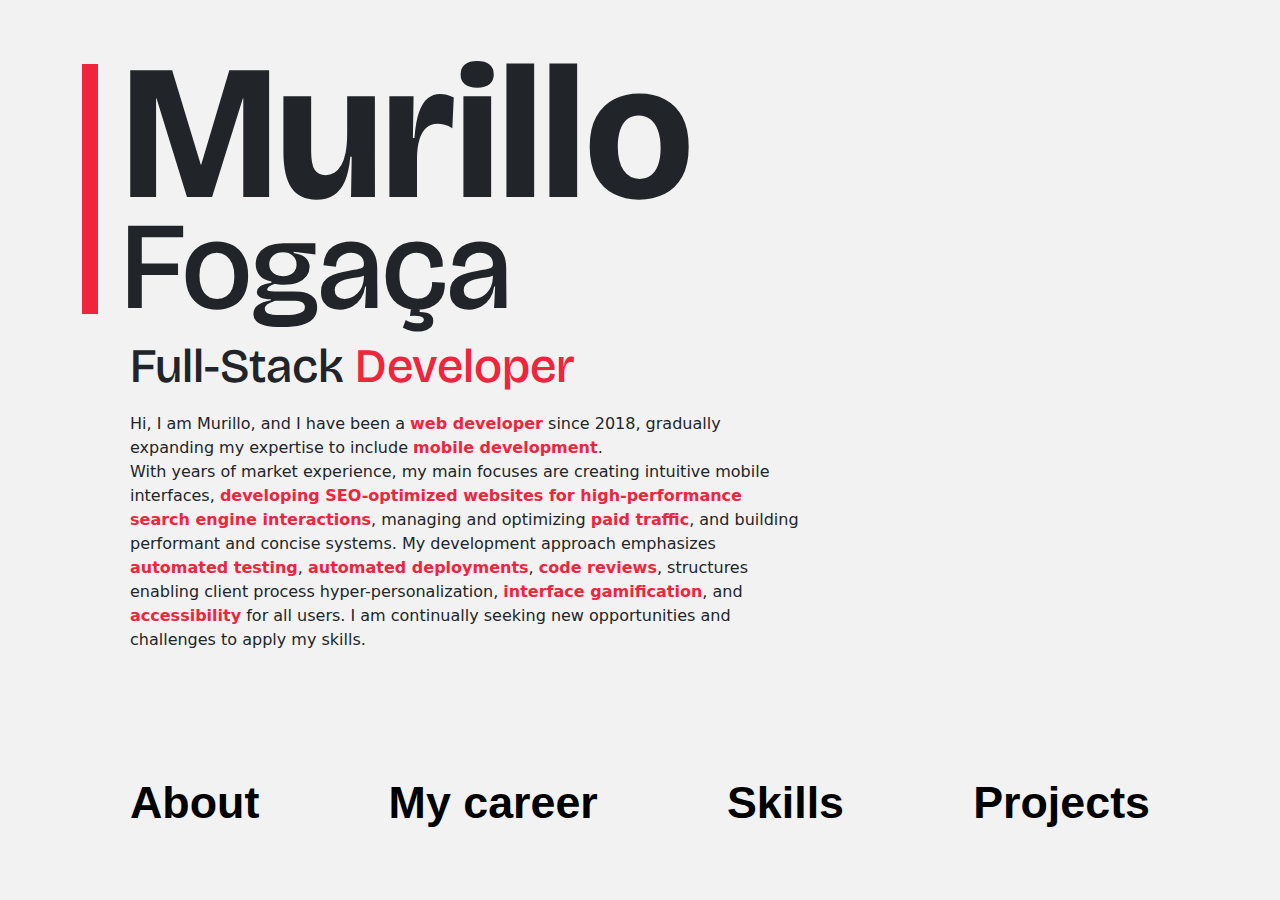
<file: index.html>
<!DOCTYPE html>
<html lang="en">
  <head>
    <meta charset="UTF-8" />
    <meta name="viewport" content="width=device-width, initial-scale=1.0" />
    <title>Murillo Fogaça | Full-stack Developer</title>
    <link
      href="https://cdn.jsdelivr.net/npm/bootstrap@5.3.3/dist/css/bootstrap.min.css"
      rel="stylesheet"
      integrity="sha384-QWTKZyjpPEjISv5WaRU9OFeRpok6YctnYmDr5pNlyT2bRjXh0JMhjY6hW+ALEwIH"
      crossorigin="anonymous"
    />
    <link rel="preconnect" href="https://fonts.googleapis.com" />
    <link rel="preconnect" href="https://fonts.gstatic.com" crossorigin />
    <link
      href="https://fonts.googleapis.com/css2?family=Bricolage+Grotesque:opsz,wght@12..96,200..800&Archivo:ital,wght@0,100..900;1,100..900&display=swap"
      rel="stylesheet"
    />
    <script
      src="https://cdn.jsdelivr.net/npm/bootstrap@5.3.3/dist/js/bootstrap.bundle.min.js"
      integrity="sha384-YvpcrYf0tY3lHB60NNkmXc5s9fDVZLESaAA55NDzOxhy9GkcIdslK1eN7N6jIeHz"
      crossorigin="anonymous"
    ></script>
    <script
      src="https://code.jquery.com/jquery-3.7.1.min.js"
      integrity="sha256-/JqT3SQfawRcv/BIHPThkBvs0OEvtFFmqPF/lYI/Cxo="
      crossorigin="anonymous"
    ></script>
    <link
      rel="stylesheet"
      href="https://cdnjs.cloudflare.com/ajax/libs/font-awesome/6.5.2/css/all.min.css"
      integrity="sha512-SnH5WK+bZxgPHs44uWIX+LLJAJ9/2PkPKZ5QiAj6Ta86w+fsb2TkcmfRyVX3pBnMFcV7oQPJkl9QevSCWr3W6A=="
      crossorigin="anonymous"
      referrerpolicy="no-referrer"
    />
    <link
      rel="shortcut icon"
      type="image/x-icon"
      href="assets/img/github-mark.svg"
    />
    <meta
      name="viewport"
      content="width=device-width, initial-scale=1, minimum-scale=1, maximum-scale=1"
    />
    <link
      rel="stylesheet"
      href="https://cdn.jsdelivr.net/npm/swiper@11/swiper-bundle.min.css"
    />
    <link rel="stylesheet" href="assets/style.css" />
  </head>
  <body class="body-background">
    <div class="container overflow-hidden-md d-flex">
      <section
        class="vh-100 w-100 d-flex py-md-5 flex-column justify-content-between page-home"
      >
        <div class="col-12">
          <div class="d-flex align-items-center">
            <div class="color-barrer"></div>
            <h1 class="bricolage-grotesque-title px-4">
              Murillo
              <small>Fogaça</small>
            </h1>
          </div>
          <div class="px-md-5 mt-3 mb-3">
            <h2 class="bricolage-grotesque-title mb-0">
              Full-Stack <span class="color-red">Developer</span>
            </h2>
            <div class="d-flex icons-brand">
              <a
                href="https://www.linkedin.com/in/murilloxfogaca/"
                target="_blank"
                ><i class="fab fa-linkedin-in"></i
              ></a>
              <a href="mailto:sxecesar@gmail.com" target="_blank"
                ><i class="fa fa-envelope"></i
              ></a>
              <a href="https://github.com/Murilloxfogaca" target="_blank"
                ><i class="fab fa-github"></i
              ></a>
            </div>
          </div>

          <div class="archivo px-md-5 max-width-768">
            <p>
              Hi, I am Murillo, and I have been a
              <b class="color-red">web developer</b> since 2018, gradually
              expanding my expertise to include
              <b class="color-red">mobile development</b>.
              <br />
              With years of market experience, my main focuses are creating
              intuitive mobile interfaces,
              <b class="color-red"
                >developing SEO-optimized websites for high-performance search
                engine interactions</b
              >, managing and optimizing <b class="color-red">paid traffic</b>,
              and building performant and concise systems. My development
              approach emphasizes <b class="color-red">automated testing</b>,
              <b class="color-red">automated deployments</b>,
              <b class="color-red">code reviews</b>, structures enabling client
              process hyper-personalization,
              <b class="color-red">interface gamification</b>, and
              <b class="color-red">accessibility</b> for all users. I am
              continually seeking new opportunities and challenges to apply my
              skills.
            </p>
          </div>
        </div>
        <nav class="menulist col-12 archivo-font">
          <ul
            class="px-md-5 list-unstyled justify-content-between hoverelement d-none d-md-flex"
          >
            <li class="navigate-about">About</li>
            <li class="navigate-mycareer">My career</li>
            <li class="navigate-skills">Skills</li>
            <li class="navigate-projects">Projects</li>
          </ul>
          <ul
            class="px-md-5 list-unstyled d-flex justify-content-between d-block d-md-none"
          >
            <li class="navigate-about"><i class="fa fa-user"></i></li>
            <li class="navigate-mycareer"><i class="fa fa-handshake"></i></li>
            <li class="navigate-skills"><i class="fa fa-info-circle"></i></li>
            <li class="navigate-projects"><i class="fa fa-folder"></i></li>
          </ul>
        </nav>
      </section>

      <section
        class="vh-100 w-100 overflow-hidden-md d-flex py-md-5 flex-column justify-content-between page-about page d-none"
      >
        <div class="col-12">
          <div class="d-flex align-items-center">
            <div class="color-barrer color-barrer-line"></div>
            <h1 class="bricolage-grotesque-title px-4">About</h1>
          </div>
          <h2 class="bricolage-grotesque-title mt-1 px-md-5">
            <u class="navigate-home">Murillo Fogaça</u> /
            <span class="color-red">About</span>
          </h2>

          <div class="col-12 px-md-5 mt-4">
            <h2 class="bricolage-grotesque-title mb-0">SOFT SKILLS</h2>
            <hr class="w-100 mt-1" />
            <p class="archivo max-width-768">
              I have been a web developer
              <b class="color-red">since 2018 and also a mobile developer</b>. I
              have experience in creating intuitive interfaces, developing
              <b class="color-red"
                >SEO-optimized websites, and managing paid traffic</b
              >. I focus on high-performance systems with automated testing,
              automated deployments, code reviews, hyper-personalization,
              gamification, and accessibility. I am always looking for new
              opportunities and challenges to apply my skills.
            </p>

            <h2 class="bricolage-grotesque-title mt-5 mb-0">EDUCATION</h2>
            <hr class="w-100 mt-1" />
            <div class="row">
              <div class="col-12 col-md-6 mb-2 mb-md-0">
                <h4 class="bricolage-grotesque-title mb-0 fw-bold color-red">
                  BACHELOR IN SYSTEMS ANALYSIS
                </h4>
                <h5 class="archivo-font mb-0 fw-bold">
                  Cruzeiro do Sul, São Paulo, SP
                </h5>
                <h6 class="archivo-font mb-0 fw-light">
                  January 2023 - December 2024
                </h6>
              </div>
              <div class="col-12 col-md-6 mb-2 mb-md-0">
                <h4 class="bricolage-grotesque-title mb-0 fw-bold color-red">
                  TECHNICAL IT COURSE FOR THE WEB
                </h4>
                <h5 class="archivo-font mb-0 fw-bold">
                  Etec Fernando Prestes, Sorocaba, SP
                </h5>
                <h6 class="archivo-font mb-0 fw-light">
                  January 2016 - December 2018
                </h6>
              </div>
            </div>
          </div>
        </div>
        <div class="px-md-5 hoverelement back-buttom">
          <span class="navigate-home">Back</span>
        </div>
      </section>

      <section
        class="vh-100 w-100 overflow-hidden-md d-flex py-md-5 flex-column justify-content-between d-none page-mycareer page"
      >
        <div class="col-12">
          <div class="d-flex align-items-center">
            <div class="color-barrer color-barrer-line"></div>
            <h1 class="bricolage-grotesque-title px-4">My career</h1>
          </div>
          <h2 class="bricolage-grotesque-title mt-1 px-md-5">
            <u class="navigate-home">Murillo Fogaça</u> /
            <span class="color-red">My career</span>
          </h2>

          <div class="col-12 px-md-5 mt-4">
            <div class="swiper careerSwiper">
              <div class="swiper-wrapper">
                <div class="swiper-slide pb-4">
                  <h4 class="bricolage-grotesque-title mb-0 fw-bold color-red">
                    FIDÚCIA SCM | Mobile
                  </h4>
                  <h6 class="archivo-font mb-0 fw-light">
                    APRIL 2022 - MAY 2024
                  </h6>
                  <div class="archivo-font py-1 max-width-768">
                    <h4 class="mb-0 fw-bold">Mobile Developer:</h4>
                    <p class="text-career-desc">
                      I was involved in the development of the company's mobile
                      applications for both iOS and Android. Additionally, I was
                      responsible for managing deployments, maintaining bug
                      fixes, and extracting reports using Firebase.
                    </p>
                    <h6 class="mb-0 fw-bold">Technical Skills:</h6>
                    <u class="d-block"
                      >Development: Flutter with Clean Architecture, Dart,
                      Cuppertino + Material
                    </u>
                    <u class="d-block">Tracking and Analysis: Firebase</u>
                  </div>
                </div>
                <div class="swiper-slide pb-4">
                  <h4 class="bricolage-grotesque-title mb-0 fw-bold color-red">
                    FIDÚCIA SCM | Front-End
                  </h4>
                  <h6 class="archivo-font mb-0 fw-light">
                    APRIL 2022 - MAY 2024
                  </h6>
                  <div class="archivo-font py-1 max-width-768">
                    <h4 class="mb-0 fw-bold">Front-End Lead:</h4>
                    <p class="text-career-desc">
                      At Fiducia, I was responsible for the creation and
                      structuring of web frontend processes for various
                      segments, including credit section, Internet Banking,
                      Onboarding, and the bank's internal structuring, always
                      aligned with business rules. Initially, we focused on
                      structuring based on the concept of "Banking as a
                      Service." During this period, I developed frontend
                      concepts utilizing this structure, exploring the use of
                      partners and creating highly customized layouts to meet
                      clients' specific needs.
                    </p>
                    <h6 class="mb-0 fw-bold">Technical Skills:</h6>
                    <u class="d-block"
                      >Development: React, Vite, Next.js, Angular 11, Prisma,
                      Lumen with MySQL, Composer, PHP 7.4</u
                    >
                    <u class="d-block"
                      >Tracking and Analysis: Google Analytics, Facebook Ads
                    </u>
                  </div>
                </div>
                <div class="swiper-slide pb-4">
                  <h4 class="bricolage-grotesque-title mb-0 fw-bold color-red">
                    YANK
                  </h4>
                  <h6 class="archivo-font mb-0 fw-light">
                    JULY 2020 - APRIL 2021
                  </h6>
                  <div class="archivo-font py-1 max-width-768">
                    <h4 class="mb-0 fw-bold">Full-stack Developer:</h4>
                    <p class="text-career-desc">
                      At the beginning of the Covid-19 pandemic, I had the
                      opportunity to collaborate with Yank.ag, where I developed
                      integrated systems for e-commerce and websites with
                      content management through dashboards. Additionally, I
                      created e-learning platforms and scheduling systems for
                      gyms. During this period, I worked with major companies in
                      the market, such as Terex, Genie Lift, and Cranes, as well
                      as contributed to smaller projects for companies like
                      Condex and CK Sushi. This experience allowed me to enhance
                      my skills in web development and project management,
                      providing efficient and customized solutions for our
                      clients.
                    </p>
                    <h6 class="mb-0 fw-bold">Technical Skills:</h6>
                    <u class="d-block"
                      >Development: WordPress, Codeigniter, Moodle.
                    </u>
                  </div>
                </div>
                <div class="swiper-slide pb-4">
                  <h4 class="bricolage-grotesque-title mb-0 fw-bold color-red">
                    SOROCABACOM
                  </h4>
                  <h6 class="archivo-font mb-0 fw-light">
                    OCTOBER 2022 - JANUARY 2023
                  </h6>
                  <div class="archivo-font py-1 max-width-768">
                    <h4 class="mb-0 fw-bold">Full-stack Developer:</h4>
                    <p class="text-career-desc">
                      For a brief period, I worked at SorocabaCom as the Lead
                      Developer of Applications. My main responsibility was
                      leading the team in developing WordPress websites with a
                      focus on SEO optimization. Additionally, we developed web
                      applications using the Laravel framework, both for CMS and
                      APIs. We also worked on developing mobile applications
                      with simple functionalities. Initially, we used Ionic in
                      conjunction with Angular 11, and later we migrated to
                      Flutter with Dart. The APIs were developed with Laravel 9,
                      and we managed these applications through web interfaces
                      based on Laravel.
                    </p>
                    <h6 class="mb-0 fw-bold">Technical Skills:</h6>
                    <u class="d-block"
                      >Development: Ionic with Angular, Angular, Laravel,
                      Flutter with Dart, WordPress, MySQL
                    </u>
                    <u class="d-block"
                      >Tracking and Analysis: Google Analytics, Firebase
                    </u>
                  </div>
                </div>
                <div class="swiper-slide pb-4">
                  <h4 class="bricolage-grotesque-title mb-0 fw-bold color-red">
                    EAGLEX MARKETING
                  </h4>
                  <h6 class="archivo-font mb-0 fw-light">
                    JULY 2019 - JUNE 2020
                  </h6>
                  <div class="archivo-font py-1 max-width-768">
                    <h4 class="mb-0 fw-bold">Full-Stack Web Developer:</h4>
                    <p class="text-career-desc">
                      Over the course of a year, I developed websites using
                      WordPress and React for companies in various sectors,
                      focusing on user experience and creating optimized
                      structures to facilitate the exploitation of paid traffic
                      on the web. I placed a particular emphasis on SEO
                      structure, ensuring that the sites were search engine
                      friendly and could attract and convert visitors
                      effectively. During this period, I obtained certifications
                      in SEO, Google Analytics, SemRush, and Paid Traffic,
                      enhancing my knowledge and skills in these areas. I also
                      created the "Web Punk" product, which focused on web
                      structure for SEO, click tracking, Heatmap, and continuous
                      layout improvements to support various marketing
                      strategies.
                    </p>
                    <h6 class="mb-0 fw-bold">Technical Skills:</h6>
                    <u class="d-block">Development: React, WordPress, MySQL </u>
                    <u class="d-block"
                      >Tracking and Analysis: SemRush, Hotjar, Google Analytics
                    </u>
                  </div>
                </div>
              </div>
              <div class="swiper-pagination"></div>
            </div>
          </div>
        </div>
        <div class="px-md-5 hoverelement back-buttom">
          <span class="navigate-home">Back</span>
        </div>
      </section>

      <section
        class="vh-100 w-100 overflow-hidden-md d-flex py-md-5 flex-column justify-content-between d-none page page-skills"
      >
        <div class="col-12">
          <div class="d-flex align-items-center">
            <div class="color-barrer color-barrer-line"></div>
            <h1 class="bricolage-grotesque-title px-4">My career</h1>
          </div>
          <h2 class="bricolage-grotesque-title mt-1 px-md-5">
            <u class="navigate-home">Murillo Fogaça</u> /
            <span class="color-red">My career</span>
          </h2>

          <div class="col-12 px-md-5 mt-4 row">
            <div class="mb-3 px-2 col-md-6">
              <h4 class="bricolage-grotesque-title mb-0 fw-bold color-red">
                FRONT-END
              </h4>
              <div class="archivo-font py-1 max-width-768">
                <p>
                  Typescript, Javascript, Dart, Css and SCSS (CSS Preprocessors)
                  <br />
                  React.js, Next.JS, Vite, Laravel, Flutter, Angular, Vue <br />
                  Microfrontends, Concept SPA, SSR and SSG Ajax, Web Security
                  (CORS, HTTPS, CSP, OWASP), Static Site Generators, Nuxt.ts,
                  React-router, PWAS, Vitest, BEM Architecture, GraphQL,
                  Webpack, RollUp and Modules Builders Bootstrap, Tailwind,
                  Material UI, Styled Components and Emotion/UI
                </p>
              </div>
            </div>

            <div class="mb-3 px-2 col-md-6">
              <h4 class="bricolage-grotesque-title mb-0 fw-bold color-red">
                BACK-END
              </h4>
              <div class="archivo-font py-1 max-width-768">
                <p>
                  NodeJs, TypeScript, PHP, Python, MySQL, Postgresql, TypeORM,
                  Prisma, Nest.js, Jest, Microservices Patterns, NoSQL,
                </p>
              </div>

              <h4 class="mt-3 bricolage-grotesque-title mb-0 fw-bold color-red">
                STRUCTURING
              </h4>
              <div class="archivo-font py-1 max-width-768">
                <p>
                  Clean Architecture, SOLID, Prettier, ESLint, Storybook,
                  Bitbucket, MariaDB, CDN, Kanban, Scrum Flow, Git, Git Flow,
                  Docker, Linux, TDD, DDD, CI/CD
                </p>
              </div>
            </div>
          </div>
        </div>
        <div class="px-md-5 hoverelement back-buttom">
          <span class="navigate-home">Back</span>
        </div>
      </section>

      <section
        class="vh-100 w-100 overflow-hidden-md d-flex py-md-5 flex-column justify-content-between d-none page page-projects"
      >
        <div class="col-12">
          <div class="d-flex align-items-center">
            <div class="color-barrer color-barrer-line"></div>
            <h1 class="bricolage-grotesque-title px-4">Projects</h1>
          </div>
          <h2 class="bricolage-grotesque-title mt-1 px-md-5">
            <u class="navigate-home">Murillo Fogaça</u> /
            <span class="color-red">Projects</span>
          </h2>

          <div class="col-12 px-md-5 mt-4">
            <div class="swiper skillsSwiper">
              <div class="swiper-wrapper">
                <div class="swiper-slide pb-4">
                  <div class="rounded border border-secondary p-2">
                    <h4
                      class="bricolage-grotesque-title mb-0 fw-bold color-red"
                    >
                      Template React.js
                    </h4>
                    <div class="archivo-font py-1 max-width-768">
                      <h6 class="mb-2 fw-bold">
                        React.js + Clean Architecture + CI/CD + TanStack.js +
                        Cypress
                      </h6>
                      <p>
                        This project uses React.js with Tailwind for
                        stylization, implementing Clean Architecture for a clean
                        and scalable code structure. CI/CD automates integration
                        and continuous delivery processes. TanStack.js manages
                        complex data and Cypress performs end-to-end end-to-end
                        testing, guaranteeing quality and efficiency in
                        development. development.
                      </p>
                      <a
                        href="https://github.com/Murilloxfogaca/Template-React.js"
                        target="_blank"
                        type="button"
                        class="btn btn-outline-dark w-100"
                      >
                        See more
                      </a>
                    </div>
                  </div>
                </div>

                <div class="swiper-slide pb-4">
                  <div class="rounded border border-secondary p-2">
                    <h4
                      class="bricolage-grotesque-title mb-0 fw-bold color-red"
                    >
                      Laravel Template CMS
                    </h4>
                    <div class="archivo-font py-1 max-width-768">
                      <h6 class="mb-2 fw-bold">Laravel + PHP Unit</h6>
                      <p>
                        Laravel Template CMS is a content management system
                        management system developed with the Laravel framework
                        and tested with with PHP Unit. It offers a robust and
                        scalable framework for building and managing dynamic
                        websites, integrating advanced features such as
                        authentication, routing, caching, and database
                        management, with a focus on performance and security.
                      </p>
                      <a
                        href="https://github.com/Murilloxfogaca/Laravel-Template-CMS"
                        target="_blank"
                        type="button"
                        class="btn btn-outline-dark w-100"
                      >
                        See more
                      </a>
                    </div>
                  </div>
                </div>
                <div class="swiper-slide pb-4">
                  <div class="rounded border border-secondary p-2">
                    <h4
                      class="bricolage-grotesque-title mb-0 fw-bold color-red"
                    >
                      Template Nest.js
                    </h4>
                    <div class="archivo-font py-1 max-width-768">
                      <h6 class="mb-2 fw-bold">Nest.js + Node</h6>
                      <p>
                        The project uses Nest.js with Node.js to create a
                        modular and scalable backend structure. With
                        architecture based on modules, it offers a organization
                        of the code, facilitating maintenance and expansion. It
                        includes native support for TypeScript, injection of
                        injection, data validation, and integrations with
                        databases and external services.
                      </p>
                      <a
                        href="https://github.com/Murilloxfogaca/Template-Nest.js"
                        target="_blank"
                        type="button"
                        class="btn btn-outline-dark w-100"
                      >
                        See more
                      </a>
                    </div>
                  </div>
                </div>
                <div class="swiper-slide pb-4">
                  <div class="rounded border border-secondary p-2">
                    <h4
                      class="bricolage-grotesque-title mb-0 fw-bold color-red"
                    >
                      Sorteio Equilibrado
                    </h4>
                    <div class="archivo-font py-1 max-width-768">
                      <h6 class="mb-2 fw-bold">React + Ts</h6>
                      <p>-</p>
                      <a
                        href="https://github.com/Murilloxfogaca/futsal-sorteio-equilibrado.git"
                        target="_blank"
                        type="button"
                        class="btn btn-outline-dark w-100"
                      >
                        See more
                      </a>
                    </div>
                  </div>
                </div>
                <div class="swiper-slide pb-4">
                  <div class="rounded border border-secondary p-2">
                    <h4
                      class="bricolage-grotesque-title mb-0 fw-bold color-red"
                    >
                      Sorteio Equilibrado
                    </h4>
                    <div class="archivo-font py-1 max-width-768">
                      <h6 class="mb-2 fw-bold">TypeORM + Postgresql</h6>
                      <p>
                        Node.js (recommended version: 16.x) | npm (Node.js
                        package manager) | TypeScript (version 4.5.2) |
                        PostgreSQL database (optional for use with TypeORM)
                      </p>
                      <a
                        href="https://github.com/Murilloxfogaca/api-rest-btc"
                        target="_blank"
                        type="button"
                        class="btn btn-outline-dark w-100"
                      >
                        See more
                      </a>
                    </div>
                  </div>
                </div>
                <div class="swiper-slide pb-4">
                  <div class="rounded border border-secondary p-2">
                    <h4
                      class="bricolage-grotesque-title mb-0 fw-bold color-red"
                    >
                      Laravel SQLITE
                    </h4>
                    <div class="archivo-font py-1 max-width-768">
                      <h6 class="mb-2 fw-bold">Laravel + SQLITE</h6>
                      <p>-</p>
                      <a
                        href="https://github.com/Murilloxfogaca/desafio-backend-maker"
                        target="_blank"
                        type="button"
                        class="btn btn-outline-dark w-100"
                      >
                        See more
                      </a>
                    </div>
                  </div>
                </div>
              </div>
              <div class="swiper-pagination"></div>
            </div>
          </div>
        </div>
        <div class="px-md-5 hoverelement back-buttom">
          <span class="navigate-home">Back</span>
        </div>
      </section>
    </div>
  </body>

  <script src="https://cdn.jsdelivr.net/npm/swiper@11/swiper-bundle.min.js"></script>
  <script src="assets/swiper.js"></script>
  <script src="assets/navigation.js"></script>
</html>
</file>
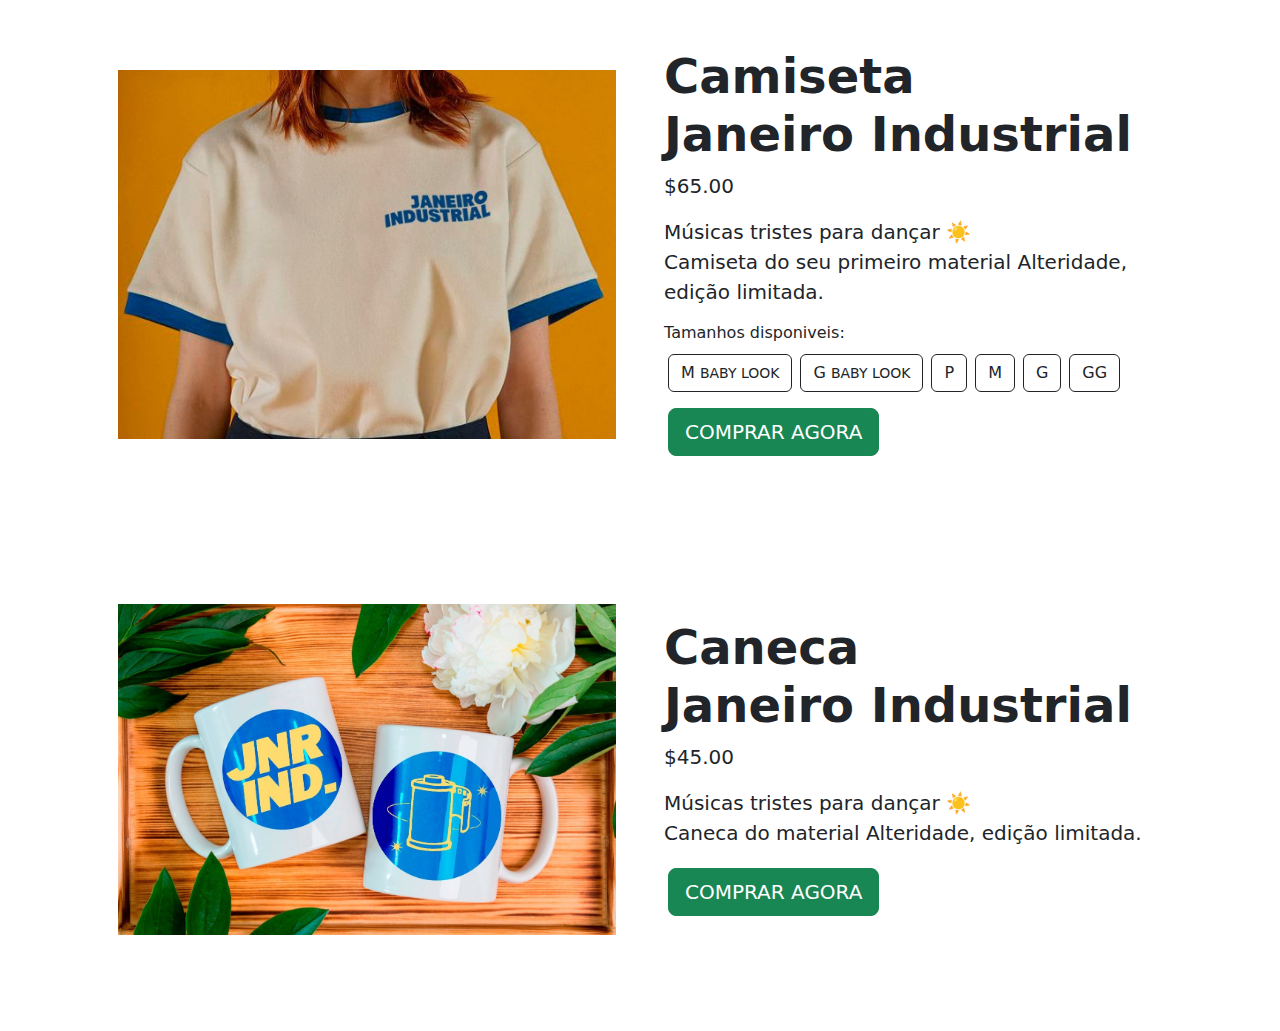
<file: brecho/index.html>
<!DOCTYPE html>
<html lang="en">
    <head>
        <meta charset="utf-8" />
        <meta name="viewport" content="width=device-width, initial-scale=1, shrink-to-fit=no" />
        <meta name="description" content="" />
        <meta name="author" content="" />
        <title>Janeiro Industrial - Sobrevivência</title>
        <!-- Favicon-->
        <link rel="icon" type="image/x-icon" href="assets/favicon.ico" />
        <!-- Bootstrap icons-->
        <link href="https://cdn.jsdelivr.net/npm/bootstrap-icons@1.5.0/font/bootstrap-icons.css" rel="stylesheet" />
        <link
          href="https://cdn.jsdelivr.net/npm/bootstrap@5.3.3/dist/css/bootstrap.min.css"
          rel="stylesheet"
          integrity="sha384-QWTKZyjpPEjISv5WaRU9OFeRpok6YctnYmDr5pNlyT2bRjXh0JMhjY6hW+ALEwIH"
          crossorigin="anonymous"
        />
        <script
        src="https://cdn.jsdelivr.net/npm/bootstrap@5.3.3/dist/js/bootstrap.bundle.min.js"
        integrity="sha384-YvpcrYf0tY3lHB60NNkmXc5s9fDVZLESaAA55NDzOxhy9GkcIdslK1eN7N6jIeHz"
        crossorigin="anonymous"
      ></script>
    </head>
    <body>
     
        <section class="pb-5">
            <div class="container px-4 px-lg-5 my-5">
                <div class="row gx-4 gx-lg-5 h-100 align-items-center">
                    <div class="col-md-6"><img class="card-img-top mb-5 mb-md-0" src="../assets/img/camiseta-ji.jpeg" alt="..." /></div>
                    <div class="col-md-6">
                        <h1 class="display-5 fw-bolder">Camiseta <br />Janeiro Industrial</h1>
                        <div class="fs-5 mb-3">
                            <span>$65.00</span>
                        </div>
                        <p class="lead">Músicas tristes para dançar ☀️<br />Camiseta do seu primeiro material Alteridade, edição limitada.</p>
                        <h6>Tamanhos disponiveis:</h6>
                        <div class="d-flex flex-wrap mb-2">
                            <button class="btn btn-outline-dark flex-shrink-0 m-1" type="button">
                                M <small>BABY LOOK</small>
                            </button>
                            <button class="btn btn-outline-dark flex-shrink-0 m-1" type="button">
                                G <small>BABY LOOK</small>
                            </button>
                            <button class="btn btn-outline-dark flex-shrink-0 m-1" type="button">
                                P
                            </button>
                            <button class="btn btn-outline-dark flex-shrink-0 m-1" type="button">
                                M
                            </button>
                            <button class="btn btn-outline-dark flex-shrink-0 m-1" type="button">
                                G
                            </button>
                            <button class="btn btn-outline-dark flex-shrink-0 m-1" type="button">
                                GG
                            </button>
                        </div>
                        <a class="btn btn-lg btn-success flex-shrink-0 m-1 w-8" type="button" href="https://wa.me/5515997453784?text=Tenho%20interesse%20na%20camiseta%20do%20Janeiro%20Industrial" target="_blank">
                            COMPRAR AGORA
                        </a>
                    </div>
                </div>
            </div>
        </section>

        <section class="pb-5">
            <div class="container px-4 px-lg-5 my-5">
                <div class="row gx-4 gx-lg-5 h-100 align-items-center">
                    <div class="col-md-6"><img class="card-img-top mb-5 mb-md-0" src="../assets/img/caneca-ji.jpeg" alt="Janeiro Industrial Caneca" /></div>
                    <div class="col-md-6">
                        <h1 class="display-5 fw-bolder">Caneca <br />Janeiro Industrial</h1>
                        <div class="fs-5 mb-3">
                            <span>$45.00</span>
                        </div>
                        <p class="lead">Músicas tristes para dançar ☀️<br />Caneca do material Alteridade, edição limitada.</p>
                        
                        <a class="btn btn-lg btn-success flex-shrink-0 m-1 w-8" type="button" href="https://wa.me/5515997453784?text=Tenho%20interesse%20na%20Caneca%20do%20Janeiro%20Industrial" target="_blank">
                            COMPRAR AGORA
                        </a>
                    </div>
                   
                </div>
            </div>
        </section>
    </body>
</html>
</file>
<file: assets/style.css>
.bricolage-grotesque-title {
  font-family: "Bricolage Grotesque", sans-serif;
}
.archivo-font {
  font-family: "Archivo", sans-serif;
}
.color-red {
  color: #f0243d;
}
.color-barrer.color-barrer-line {
  height: 160px;
}
.color-barrer {
  content: "";
  background-color: #f0243d;
  height: 250px;
  width: 16px;
  display: block;
  position: relative;
  top: 4px;
}

.max-width-768 {
  max-width: 768px;
}
h2.bricolage-grotesque-title {
  font-weight: 500;
  font-size: 3rem;
}
h1.bricolage-grotesque-title {
  font-weight: 700;
  font-size: 12rem;
  line-height: 0.9;
}
.bricolage-grotesque-title small {
  line-height: 0.75;
  font-weight: 500;
  font-size: 0.65em;
  display: block;
}
.body-background {
  background-color: #f2f2f2;
}
.menulist li {
  font-size: 2.8rem;
  margin-top: 1rem;
  cursor: pointer;
  font-weight: 700;
}

.swiper {
  width: 100%;
  height: 100%;
}

.careerSwiper .swiper-slide {
  font-size: 12px;
  background: #f4f4f4;
}

span.swiper-pagination-bullet-active {
  background-color: #f0243d;
}
.skillsSwiper {
  font-size: 14px;
}
.unstyled {
  list-style: none;
}

@media (min-width: 768px) {
  .overflow-hidden-md {
    overflow: hidden !important;
  }
}

@media (max-height: 760px) {
  h1.bricolage-grotesque-title {
    font-size: 4.5rem;
  }
  .color-barrer {
    height: 150px;
  }
  h2.bricolage-grotesque-title {
    font-size: 1.5rem;
  }
  .color-barrer.color-barrer-line {
    height: 100px;
  }

  .text-career-desc {
    font-size: 11px;
  }
}

@keyframes underline {
  0% {
    width: 0%;
    background-color: black;
  }
  100% {
    width: 100%;
    background-color: transparent;
  }
}

.navigate-home {
  cursor: pointer;
}

.hoverelement > li,
.hoverelement > span {
  position: relative;
  color: #000;
  text-decoration: none;
}

.hoverelement > li:before,
.hoverelement > span:before {
  content: "";
  position: absolute;
  width: 100%;
  height: 4px;
  bottom: 0;
  left: 0;
  margin-bottom: -2px;
  background-color: #000;
  visibility: hidden;
  -webkit-transform: scaleX(0);
  transform: scaleX(0);
  -webkit-transition: all 0.3s ease-in-out 0s;
  transition: all 0.3s ease-in-out 0s;
}

@media (max-width: 768px) {
  .back-buttom {
    margin-top: 1.5rem;
  }
  .back-buttom,
  .back-buttom * {
    width: 100%;
    text-align: center;
  }
  .text-career-desc {
    font-size: 1.1rem;
  }
  .back-buttom {
    margin-bottom: 1rem;
  }
  h1.bricolage-grotesque-title {
    font-size: 3.5rem;
  }
  h2.bricolage-grotesque-title {
    font-size: 2rem;
  }
  .swiper-pagination span {
    position: relative;
    top: 10px;
  }
  .color-barrer {
    height: 100px;
  }
  h2.bricolage-grotesque-title {
    font-size: 1.5rem;
  }
  .color-barrer.color-barrer-line {
    height: 100px;
  }
  .menulist li {
    background: #ccc;
    padding: 10px;
    border-radius: 15px;
    height: 60px;
    width: 60px;
    display: flex;
    align-content: center;
    align-items: center;
    justify-content: center;
    font-size: 24px;
    color: #f0243d;
  }
}

.hoverelement > li:hover:before,
.hoverelement > span:hover:before {
  visibility: visible;
  -webkit-transform: scaleX(1);
  transform: scaleX(1);
}

.sliding {
  text-decoration: none;
  display: inline;
  border-bottom: 2px solid transparent;
  width: 0px;
  transition: 1s linear;
  white-space: nowrap;
  padding-bottom: 2px;
}
.sliding:hover {
  border-bottom: 2px solid black;
  width: 100%;
}
</file>
